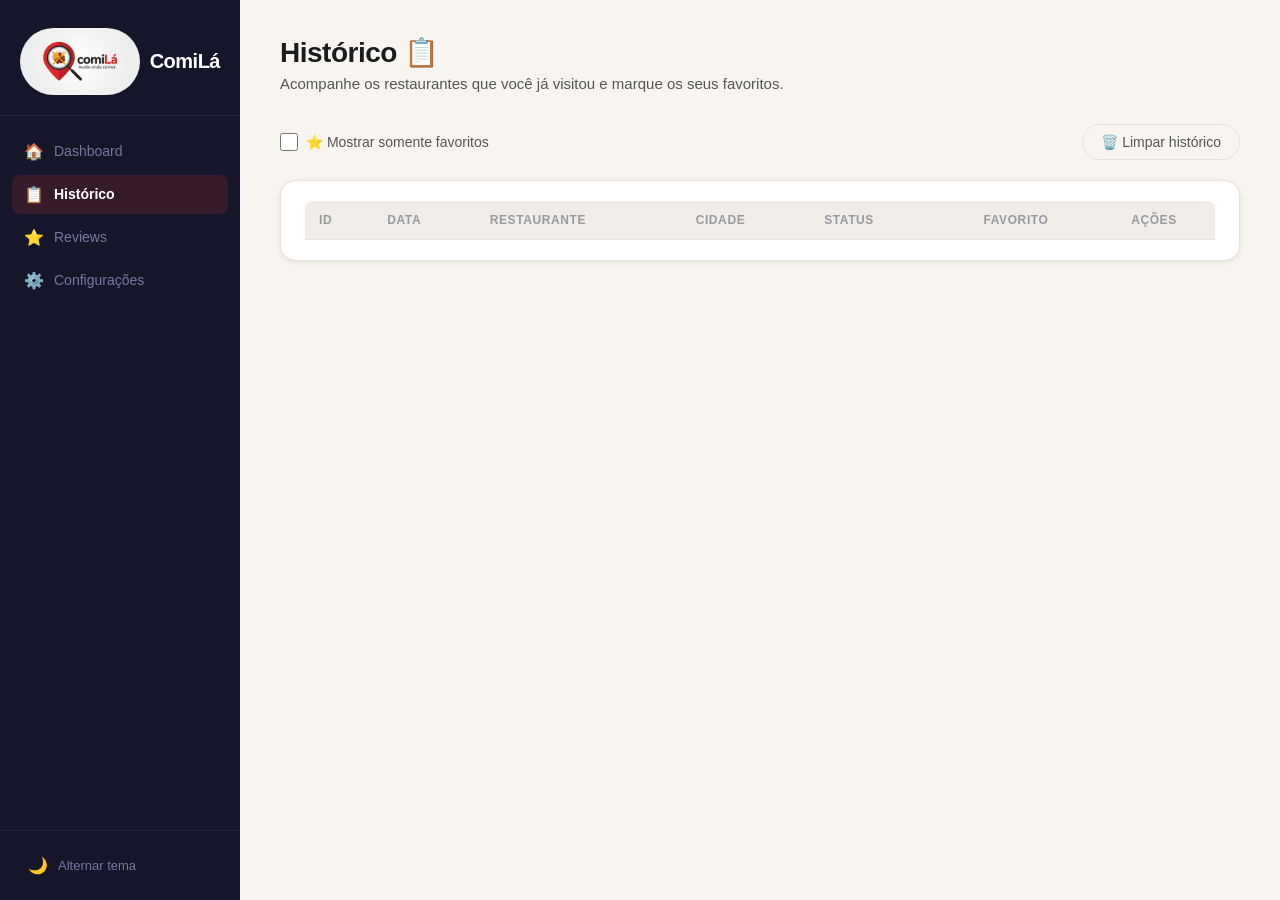
<file: historico.html>
<!DOCTYPE html>
<html lang="pt-BR" data-theme="light">

<head>
    <meta charset="UTF-8">
    <meta name="viewport" content="width=device-width, initial-scale=1.0">
    <title>ComiLá – Histórico</title>
    <link rel="stylesheet" href="CSS/style.css">
    <!-- theme.js aplicado cedo para evitar flash de tema errado -->
    <script src="JS/theme.js"></script>
</head>

<body>

    <div class="app-shell">

        <!-- ========== SIDEBAR ========== -->
        <nav class="sidebar">
            <div class="sidebar-brand">
                <span class="brand-icon"><img src="Image/Gemini_Generated_Image_rf29t2rf29t2rf29.png" alt="Logo ComiLá"
                        style="
                         width:100%;
                         height:100%;
                         object-fit:contain;
                         border-radius: 50px;">
                </span>
                <span class="brand-name">ComiLá</span>
            </div>
            <ul class="sidebar-nav">
                <li><a href="dashboard.html">
                        <span class="nav-icon">🏠</span> Dashboard
                    </a></li>
                <li><a href="historico.html" class="active">
                        <span class="nav-icon">📋</span> Histórico
                    </a></li>
                <li><a href="review.html">
                        <span class="nav-icon">⭐</span> Reviews
                    </a></li>
                <li><a href="settings.html">
                        <span class="nav-icon">⚙️</span> Configurações
                    </a></li>
            </ul>
            <div class="sidebar-footer">
                <button class="btn-theme" id="theme-toggle-sidebar">
                    <span class="theme-icon">🌙</span>
                    Alternar tema
                </button>
            </div>
        </nav>

        <!-- ========== CONTEÚDO PRINCIPAL ========== -->
        <main class="main-content">

            <div class="page-header">
                <h1>Histórico 📋</h1>
                <p>Acompanhe os restaurantes que você já visitou e marque os seus favoritos.</p>
            </div>

            <!-- Barra de ações acima da tabela -->
            <div class="historico-toolbar">
                <label class="check-favoritos">
                    <input type="checkbox" id="filtro-favoritos">
                    <span>⭐ Mostrar somente favoritos</span>
                </label>

                <button class="btn-outline btn-danger" id="btn-limpar-historico">
                    🗑️ Limpar histórico
                </button>
            </div>

            <!-- Tabela de histórico -->
            <div class="tabela-wrapper">
                <table id="tabela-historico" class="tabela-historico" style="width:100%">
                    <thead>
                        <tr>
                            <th>ID</th>
                            <th>Data</th>
                            <th>Restaurante</th>
                            <th>Cidade</th>
                            <th>Status</th>
                            <th class="col-favorito">Favorito</th>
                            <th class="col-acoes">Ações</th>
                        </tr>
                    </thead>
                    <tbody>
                        <!-- Preenchido dinamicamente por JS/historico.js -->
                    </tbody>
                </table>
            </div>

        </main>
    </div>

    <!-- Toast de notificação (injetado pelo theme.js) -->

    <!-- jQuery + DataTables (necessários para a tabela do histórico) -->
    <script src="https://cdnjs.cloudflare.com/ajax/libs/jquery/3.7.1/jquery.min.js"></script>
    <script src="https://cdn.datatables.net/1.13.8/js/jquery.dataTables.min.js"></script>

    <script src="JS/historico.js"></script>
</body>

</html>
</file>
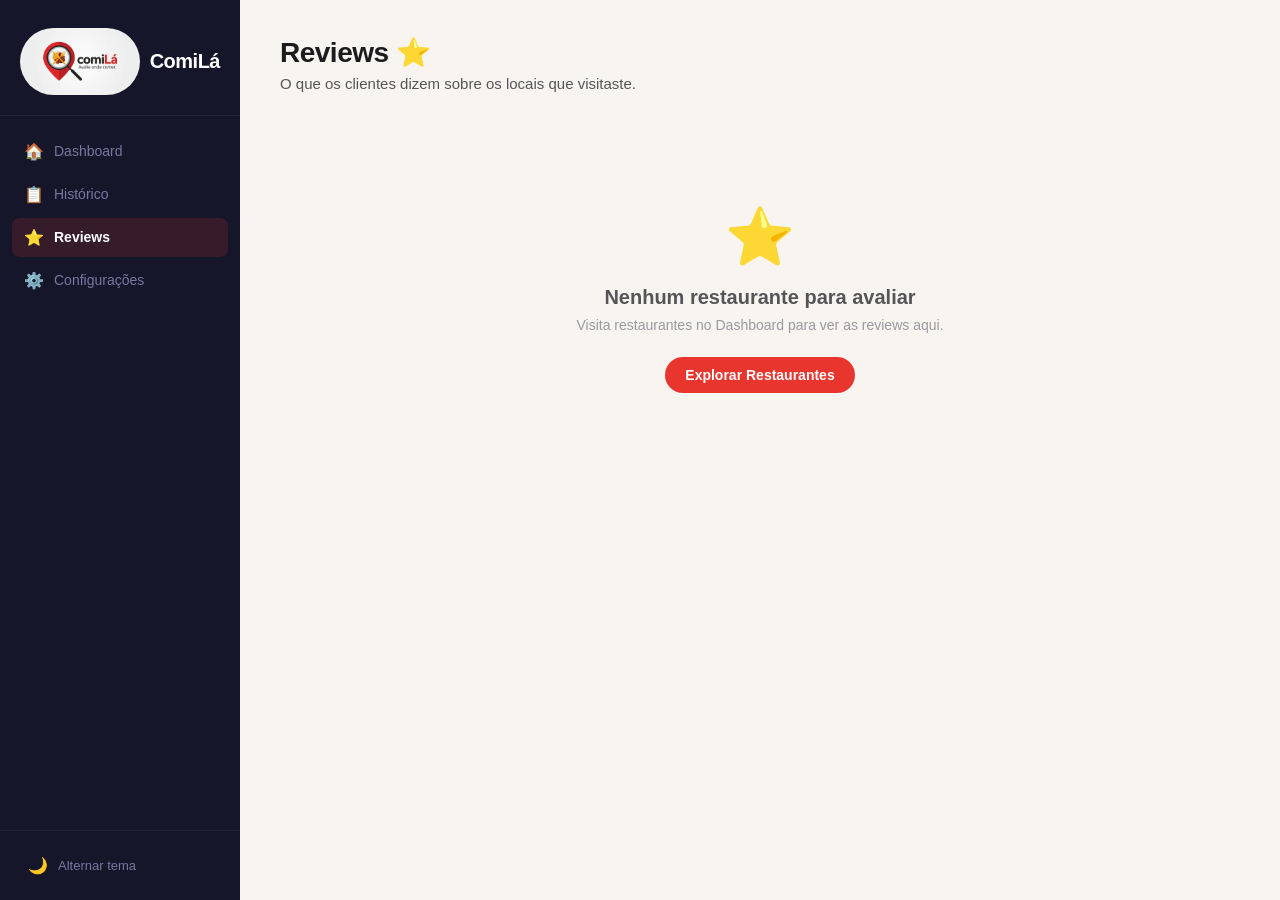
<file: review.html>
<!DOCTYPE html>
<html lang="pt-BR" data-theme="light">

<head>
    <meta charset="UTF-8">
    <meta name="viewport" content="width=device-width, initial-scale=1.0">
    <title>ComiLá – Reviews</title>
    <link rel="stylesheet" href="CSS/style.css">
    <script src="JS/theme.js"></script>
</head>

<body>

    <div class="app-shell">

        <!-- ========== SIDEBAR ========== -->
        <nav class="sidebar">
            <div class="sidebar-brand">
                <span class="brand-icon">
                    <img src="Image/Gemini_Generated_Image_rf29t2rf29t2rf29.png" alt="Logo ComiLá" style="
                         width:100%;
                         height:100%;
                         object-fit:contain;
                         border-radius: 50px">
                </span>
                <span class="brand-name">ComiLá</span>
            </div>
            <ul class="sidebar-nav">
                <li><a href="dashboard.html">
                        <span class="nav-icon">🏠</span> Dashboard
                    </a></li>
                <li><a href="historico.html">
                        <span class="nav-icon">📋</span> Histórico
                    </a></li>
                <li><a href="review.html">
                        <span class="nav-icon">⭐</span> Reviews
                    </a></li>
                <li><a href="settings.html">
                        <span class="nav-icon">⚙️</span> Configurações
                    </a></li>
            </ul>
            <div class="sidebar-footer">
                <button class="btn-theme" id="theme-toggle-sidebar">
                    <span class="theme-icon">🌙</span>
                    Alternar tema
                </button>
            </div>
        </nav>

        <!-- ========== CONTEÚDO PRINCIPAL ========== -->
        <main class="main-content">

            <div class="page-header">
                <h1>Reviews ⭐</h1>
                <p>O que os clientes dizem sobre os locais que visitaste.</p>
            </div>

            <!-- Container preenchido pelo review.js -->
            <div id="reviews-container" class="reviews-container"></div>

        </main>
    </div>

    <script src="JS/review.js"></script>
</body>

</html>
</file>
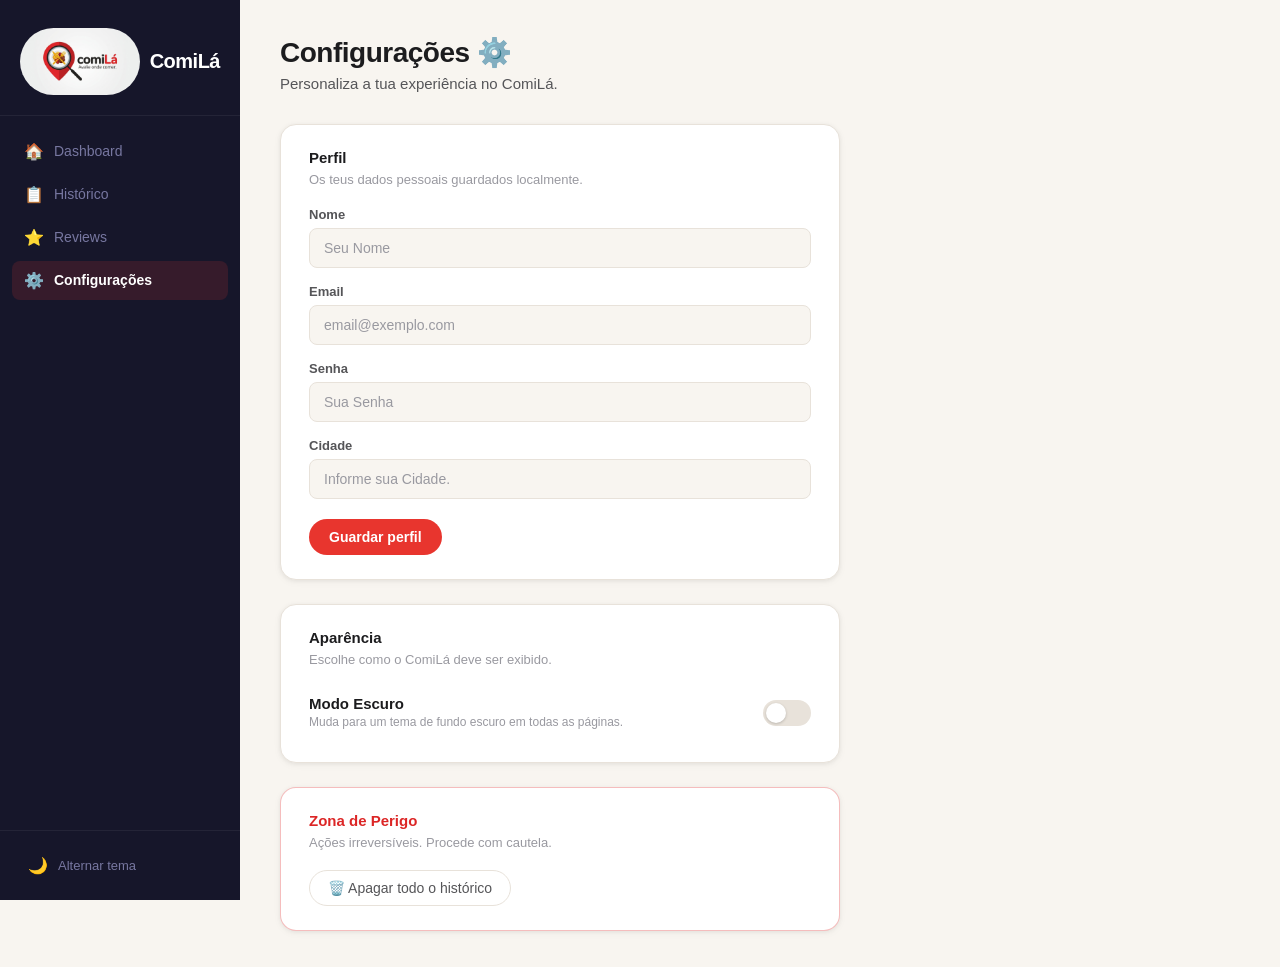
<file: settings.html>
<!DOCTYPE html>
<html lang="pt-BR" data-theme="light">

<head>
    <meta charset="UTF-8">
    <meta name="viewport" content="width=device-width, initial-scale=1.0">
    <title>ComiLá – Configurações</title>
    <link rel="stylesheet" href="CSS/style.css">
    <script src="JS/theme.js"></script>
</head>

<body>

    <div class="app-shell">

        <!-- ========== SIDEBAR ========== -->
        <nav class="sidebar">
            <div class="sidebar-brand">
                <span class="brand-icon">
                    <img src="Image/Gemini_Generated_Image_rf29t2rf29t2rf29.png" alt="Logo ComiLá" style="
                         width:100%;
                         height:100%;
                         object-fit:contain;
                         border-radius: 50px">
                </span>
                <span class="brand-name">ComiLá</span>
            </div>
            <ul class="sidebar-nav">
                <li><a href="dashboard.html">
                        <span class="nav-icon">🏠</span> Dashboard
                    </a></li>
                <li><a href="historico.html">
                        <span class="nav-icon">📋</span> Histórico
                    </a></li>
                <li><a href="review.html">
                        <span class="nav-icon">⭐</span> Reviews
                    </a></li>
                <li><a href="settings.html">
                        <span class="nav-icon">⚙️</span> Configurações
                    </a></li>
            </ul>
            <div class="sidebar-footer">
                <button class="btn-theme" id="theme-toggle-sidebar">
                    <span class="theme-icon">🌙</span>
                    Alternar tema
                </button>
            </div>
        </nav>

        <!-- ========== CONTEÚDO PRINCIPAL ========== -->
        <main class="main-content">

            <div class="page-header">
                <h1>Configurações ⚙️</h1>
                <p>Personaliza a tua experiência no ComiLá.</p>
            </div>

            <div class="settings-grid">

                <!-- ── Cartão: Perfil ── -->
                <div class="settings-card">
                    <p class="settings-card-title">Perfil</p>
                    <p class="settings-card-subtitle">Os teus dados pessoais guardados localmente.</p>

                    <div class="form-group">
                        <label for="input-nome">Nome</label>
                        <input type="text" id="input-nome" placeholder="Seu Nome">
                    </div>

                    <div class="form-group">
                        <label for="input-email">Email</label>
                        <input type="email" id="input-email" placeholder="email@exemplo.com">
                    </div>

                    <div class="form-group">
                        <label for="input-senha">Senha</label>
                        <input type="password" id="input-senha" placeholder="Sua Senha">
                    </div>

                    <div class="form-group">
                        <label for="input-cidade">Cidade</label>
                        <input type="text" id="input-cidade" placeholder="Informe sua Cidade.">
                    </div>

                    <div class="form-actions">
                        <button class="btn-primario" id="btn-salvar">Guardar perfil</button>
                    </div>
                </div>

                <!-- ── Cartão: Aparência ── -->
                <div class="settings-card">
                    <p class="settings-card-title">Aparência</p>
                    <p class="settings-card-subtitle">Escolhe como o ComiLá deve ser exibido.</p>

                    <div class="toggle-row">
                        <div class="toggle-label-group">
                            <span class="toggle-label">Modo Escuro</span>
                            <span class="toggle-sublabel">Muda para um tema de fundo escuro em todas as páginas.</span>
                        </div>
                        <!-- O toggle chama alternarTema() do theme.js -->
                        <label class="toggle-switch">
                            <input type="checkbox" id="dark-mode-toggle">
                            <span class="toggle-knob"></span>
                        </label>
                    </div>
                </div>

                <!-- ── Cartão: Zona de Perigo ── -->
                <div class="settings-card danger-zone">
                    <p class="settings-card-title">Zona de Perigo</p>
                    <p class="settings-card-subtitle">Ações irreversíveis. Procede com cautela.</p>

                    <button class="btn-outline btn-danger" id="btn-limpar-historico">
                        🗑️ Apagar todo o histórico
                    </button>
                </div>

            </div>
        </main>
    </div>

    <script src="JS/settings.js"></script>
</body>

</html>
</file>
<file: CSS/style.css>
/* ============================================================
   COMILÁ — FOLHA DE ESTILOS GLOBAL
   Usa variáveis CSS (:root) para suportar Dark Mode em todas
   as páginas sem repetição de código.
   ============================================================ */


/* ---- 1. TOKENS DE DESIGN ---------------------------------- */
:root {
    /* Fundo e superfícies */
    --clr-bg:          #f8f5f0;
    --clr-surface:     #ffffff;
    --clr-surface-alt: #f0ece7;

    /* Acento (vermelho gastronómico) */
    --clr-accent:      #e8352e;
    --clr-accent-dark: #c42b24;
    --clr-accent-soft: #fef2f1;

    /* Tipografia */
    --clr-text-1: #1c1c1e;
    --clr-text-2: #555558;
    --clr-text-3: #9999a0;

    /* Bordas */
    --clr-border: #e8e2da;

    /* Sidebar */
    --clr-sidebar:           #16162a;
    --clr-sidebar-text:      #7777a0;
    --clr-sidebar-hover:     rgba(255,255,255,0.07);
    --clr-sidebar-active-bg: rgba(232,53,46,0.15);
    --clr-sidebar-active:    #ffffff;

    /* Status (Aberto / Fechado) */
    --clr-open:       #16a34a;
    --clr-open-bg:    #dcfce7;
    --clr-closed:     #dc2626;
    --clr-closed-bg:  #fee2e2;

    /* Sombras */
    --shadow-sm:    0 1px 4px rgba(0,0,0,.06), 0 2px 8px rgba(0,0,0,.04);
    --shadow-md:    0 4px 16px rgba(0,0,0,.09), 0 1px 4px rgba(0,0,0,.04);
    --shadow-hover: 0 10px 36px rgba(0,0,0,.14), 0 3px 10px rgba(0,0,0,.07);

    /* Layout */
    --sidebar-w:   240px;
    --radius-sm:   8px;
    --radius-md:   12px;
    --radius-lg:   16px;
    --radius-pill: 100px;
    --transition:  0.2s ease;
}

/* ---- 2. DARK MODE ----------------------------------------- */
[data-theme="dark"] {
    --clr-bg:          #0d0d1c;
    --clr-surface:     #16162a;
    --clr-surface-alt: #1e1e38;

    --clr-accent:      #ff4d45;
    --clr-accent-dark: #e8352e;
    --clr-accent-soft: #200d0c;

    --clr-text-1: #eeeeff;
    --clr-text-2: #9090b8;
    --clr-text-3: #55557a;

    --clr-border: #22223a;

    --clr-sidebar:           #0a0a18;
    --clr-sidebar-text:      #55557a;
    --clr-sidebar-hover:     rgba(255,255,255,0.05);
    --clr-sidebar-active-bg: rgba(255,77,69,0.15);
    --clr-sidebar-active:    #ffffff;

    --clr-open:      #22c55e;
    --clr-open-bg:   #14532d;
    --clr-closed:    #ef4444;
    --clr-closed-bg: #7f1d1d;

    --shadow-sm:    0 1px 4px rgba(0,0,0,.35), 0 2px 8px rgba(0,0,0,.25);
    --shadow-md:    0 4px 16px rgba(0,0,0,.45), 0 1px 4px rgba(0,0,0,.25);
    --shadow-hover: 0 10px 36px rgba(0,0,0,.65), 0 3px 10px rgba(0,0,0,.4);
}


/* ---- 3. RESET & BASE -------------------------------------- */
*, *::before, *::after { box-sizing: border-box; margin: 0; padding: 0; }

body {
    font-family: -apple-system, BlinkMacSystemFont, 'Segoe UI', Roboto, sans-serif;
    background-color: var(--clr-bg);
    color: var(--clr-text-1);
    transition: background-color var(--transition), color var(--transition);
    min-height: 100vh;
}

a { text-decoration: none; color: inherit; }
img { display: block; width: 100%; }
button { cursor: pointer; border: none; background: none; font-family: inherit; }


/* ---- 4. APP SHELL (sidebar + main) ------------------------ */
.app-shell {
    display: flex;
    min-height: 100vh;
}

.main-content {
    flex: 1;
    padding: 36px 40px;
    overflow-y: auto;
}

.page-header {
    margin-bottom: 32px;
}

.page-header h1 {
    font-size: 28px;
    font-weight: 700;
    color: var(--clr-text-1);
    letter-spacing: -0.5px;
}

.page-header p {
    margin-top: 6px;
    color: var(--clr-text-2);
    font-size: 15px;
}


/* ---- 5. SIDEBAR ------------------------------------------- */
.sidebar {
    width: var(--sidebar-w);
    background-color: var(--clr-sidebar);
    display: flex;
    flex-direction: column;
    flex-shrink: 0;
    position: sticky;
    top: 0;
    height: 100vh;
    transition: background-color var(--transition);
}

/* Marca (logo) */
.sidebar-brand {
    display: flex;
    align-items: center;
    gap: 10px;
    padding: 28px 20px 20px;
    border-bottom: 1px solid rgba(255,255,255,0.06);
}

.sidebar-brand .brand-icon {
    font-size: 24px;
    line-height: 1;
}

.sidebar-brand .brand-name {
    font-size: 20px;
    font-weight: 800;
    color: #ffffff;
    letter-spacing: -0.5px;
}

/* Navegação */
.sidebar-nav {
    list-style: none;
    padding: 16px 12px;
    flex: 1;
}

.sidebar-nav li + li { margin-top: 4px; }

.sidebar-nav a {
    display: flex;
    align-items: center;
    gap: 10px;
    padding: 10px 12px;
    border-radius: var(--radius-sm);
    color: var(--clr-sidebar-text);
    font-size: 14px;
    font-weight: 500;
    transition: background var(--transition), color var(--transition);
}

.sidebar-nav a:hover {
    background-color: var(--clr-sidebar-hover);
    color: #ccccee;
}

.sidebar-nav a.active {
    background-color: var(--clr-sidebar-active-bg);
    color: var(--clr-sidebar-active);
    font-weight: 600;
}

.sidebar-nav .nav-icon { font-size: 16px; }

/* Rodapé da sidebar (botão de tema) */
.sidebar-footer {
    padding: 16px;
    border-top: 1px solid rgba(255,255,255,0.06);
}

.btn-theme {
    display: flex;
    align-items: center;
    gap: 10px;
    width: 100%;
    padding: 9px 12px;
    border-radius: var(--radius-sm);
    color: var(--clr-sidebar-text);
    font-size: 13px;
    font-weight: 500;
    transition: background var(--transition), color var(--transition);
}

.btn-theme:hover {
    background-color: var(--clr-sidebar-hover);
    color: #ccccee;
}

.btn-theme .theme-icon { font-size: 16px; }


/* ---- 6. TOAST NOTIFICATION -------------------------------- */
#toast {
    position: fixed;
    bottom: 28px;
    right: 28px;
    background: var(--clr-text-1);
    color: var(--clr-bg);
    padding: 12px 20px;
    border-radius: var(--radius-pill);
    font-size: 14px;
    font-weight: 500;
    box-shadow: var(--shadow-hover);
    z-index: 1000;
    opacity: 0;
    transform: translateY(12px);
    transition: opacity 0.3s ease, transform 0.3s ease;
    pointer-events: none;
}

#toast.visivel {
    opacity: 1;
    transform: translateY(0);
}


/* ---- 7. ESTADO VAZIO -------------------------------------- */
.estado-vazio {
    text-align: center;
    padding: 80px 20px;
    color: var(--clr-text-3);
    grid-column: 1 / -1;
}

.estado-vazio-icon { font-size: 56px; display: block; margin-bottom: 16px; }
.estado-vazio h3 { font-size: 20px; color: var(--clr-text-2); margin-bottom: 8px; }
.estado-vazio p  { font-size: 14px; margin-bottom: 24px; }


/* ---- 8. BOTÕES -------------------------------------------- */
.btn-primario {
    display: inline-flex;
    align-items: center;
    gap: 6px;
    padding: 10px 20px;
    background-color: var(--clr-accent);
    color: #fff;
    border-radius: var(--radius-pill);
    font-size: 14px;
    font-weight: 600;
    transition: background var(--transition), transform var(--transition);
}

.btn-primario:hover {
    background-color: var(--clr-accent-dark);
    transform: translateY(-1px);
}

.btn-outline {
    display: inline-flex;
    align-items: center;
    gap: 6px;
    padding: 9px 18px;
    background: transparent;
    border: 1.5px solid var(--clr-border);
    color: var(--clr-text-2);
    border-radius: var(--radius-pill);
    font-size: 14px;
    font-weight: 500;
    cursor: pointer;
    transition: all var(--transition);
}

.btn-outline:hover {
    border-color: var(--clr-accent);
    color: var(--clr-accent);
}

.btn-outline.btn-danger:hover {
    border-color: var(--clr-closed);
    color: var(--clr-closed);
}


/* ============================================================
   PÁGINA: INDEX (DASHBOARD)
   ============================================================ */

/* Área de busca */
.search-wrapper {
    margin-bottom: 36px;
}

.search-label {
    display: block;
    font-size: 13px;
    font-weight: 600;
    color: var(--clr-text-3);
    text-transform: uppercase;
    letter-spacing: 0.8px;
    margin-bottom: 10px;
}

.search-box {
    position: relative;
    max-width: 440px;
}

.search-box input {
    width: 100%;
    padding: 14px 18px 14px 44px;
    font-size: 15px;
    border: 1.5px solid var(--clr-border);
    border-radius: var(--radius-pill);
    background: var(--clr-surface);
    color: var(--clr-text-1);
    outline: none;
    transition: border-color var(--transition), box-shadow var(--transition);
}

.search-box input::placeholder { color: var(--clr-text-3); }

.search-box input:focus {
    border-color: var(--clr-accent);
    box-shadow: 0 0 0 3px rgba(232,53,46,0.12);
}

.search-icon {
    position: absolute;
    left: 16px;
    top: 50%;
    transform: translateY(-50%);
    font-size: 17px;
    pointer-events: none;
}

/* Lista de sugestões de cidades */
.results-list {
    list-style: none;
    position: absolute;
    top: calc(100% + 8px);
    left: 0;
    right: 0;
    background: var(--clr-surface);
    border: 1.5px solid var(--clr-border);
    border-radius: var(--radius-md);
    box-shadow: var(--shadow-md);
    overflow: hidden;
    display: none;
    z-index: 100;
}

.results-list li {
    display: flex;
    align-items: center;
    justify-content: space-between;
    gap: 10px;
    padding: 12px 18px;
    font-size: 14px;
    color: var(--clr-text-2);
    cursor: pointer;
    border-bottom: 1px solid var(--clr-border);
    transition: background var(--transition);
}

.results-list li:last-child { border-bottom: none; }
.results-list li:hover { background: var(--clr-accent-soft); color: var(--clr-accent); }

.results-list .resultado-nome {
    overflow: hidden;
    text-overflow: ellipsis;
    white-space: nowrap;
}

/* Selo indicando de qual API veio a sugestão (API Ninjas / OpenStreetMap) */
.results-list .resultado-origem {
    flex-shrink: 0;
    font-size: 10px;
    font-weight: 700;
    text-transform: uppercase;
    letter-spacing: 0.5px;
    padding: 3px 8px;
    border-radius: var(--radius-pill);
    background: var(--clr-surface-alt);
    color: var(--clr-text-3);
}

/* Secção de restaurantes */
.section-title {
    font-size: 13px;
    font-weight: 600;
    text-transform: uppercase;
    letter-spacing: 0.8px;
    color: var(--clr-text-3);
    margin-bottom: 16px;
}

/* Grid de cards do Dashboard */
.restaurantes-grid {
    display: grid;
    grid-template-columns: repeat(auto-fill, minmax(220px, 1fr));
    gap: 20px;
}

/* Card de restaurante (index.html) */
.card-restaurante {
    background: var(--clr-surface);
    border-radius: var(--radius-lg);
    overflow: hidden;
    box-shadow: var(--shadow-sm);
    cursor: pointer;
    transition: transform var(--transition), box-shadow var(--transition);
    border: 1px solid var(--clr-border);
}

.card-restaurante:hover {
    transform: translateY(-4px);
    box-shadow: var(--shadow-hover);
}

/* Feedback visual ao clicar */
.card-restaurante:active { transform: scale(0.98); }

.card-restaurante img {
    width: 100%;
    height: 160px;
    object-fit: cover;
}

.card-restaurante-body {
    padding: 14px 16px 16px;
}

.card-restaurante-body h3 {
    font-size: 15px;
    font-weight: 600;
    color: var(--clr-text-1);
    margin-bottom: 4px;
}

.card-restaurante-body .card-tipo {
    font-size: 13px;
    color: var(--clr-text-3);
    margin-bottom: 6px;
}

.card-restaurante-body .card-nota {
    font-size: 13px;
    color: var(--clr-text-2);
}

.card-restaurante-body .card-cidade {
    font-size: 12px;
    color: var(--clr-text-3);
    margin-top: 8px;
}

/* Dica de "clique para salvar" */
.card-restaurante::after {
    content: '＋ Adicionar ao histórico';
    display: block;
    width: 100%;
    padding: 8px;
    background: var(--clr-accent);
    color: white;
    font-size: 12px;
    font-weight: 600;
    text-align: center;
    opacity: 0;
    transform: translateY(100%);
    transition: opacity 0.2s ease, transform 0.2s ease;
}

.card-restaurante:hover::after {
    opacity: 1;
    transform: translateY(0);
}


/* ============================================================
   PÁGINA: HISTÓRICO
   ============================================================ */
.historico-grid {
    display: grid;
    grid-template-columns: repeat(auto-fill, minmax(300px, 1fr));
    gap: 20px;
}

/* Card do histórico */
.card-historico {
    background: var(--clr-surface);
    border-radius: var(--radius-lg);
    overflow: hidden;
    box-shadow: var(--shadow-sm);
    border: 1px solid var(--clr-border);
    transition: transform var(--transition), box-shadow var(--transition), opacity 0.3s ease;
}

.card-historico:hover {
    transform: translateY(-3px);
    box-shadow: var(--shadow-md);
}

.card-historico-img {
    position: relative;
}

.card-historico-img img {
    width: 100%;
    height: 170px;
    object-fit: cover;
}

/* Badge de status */
.badge-status {
    position: absolute;
    top: 12px;
    right: 12px;
    padding: 4px 10px;
    border-radius: var(--radius-pill);
    font-size: 12px;
    font-weight: 700;
}

.status-aberto  { background: var(--clr-open-bg);   color: var(--clr-open);   }
.status-fechado { background: var(--clr-closed-bg); color: var(--clr-closed); }

/* Versão do selo de status para uso dentro da tabela (sem position absolute) */
.status-pill {
    display: inline-block;
    padding: 4px 10px;
    border-radius: var(--radius-pill);
    font-size: 12px;
    font-weight: 700;
    line-height: 1.4;
}

.card-historico-body { padding: 16px 18px; }

.card-historico-header {
    display: flex;
    align-items: flex-start;
    justify-content: space-between;
    gap: 8px;
    margin-bottom: 8px;
}

.card-historico-header h3 {
    font-size: 16px;
    font-weight: 600;
    color: var(--clr-text-1);
    line-height: 1.3;
}

/* Botão de remover */
.btn-remover {
    flex-shrink: 0;
    width: 28px;
    height: 28px;
    border-radius: 50%;
    border: 1.5px solid var(--clr-border);
    display: flex;
    align-items: center;
    justify-content: center;
    font-size: 12px;
    color: var(--clr-text-3);
    cursor: pointer;
    transition: all var(--transition);
    background: transparent;
}

.btn-remover:hover {
    border-color: var(--clr-closed);
    color: var(--clr-closed);
    background: var(--clr-closed-bg);
}

.card-historico-body .card-tipo   { font-size: 13px; color: var(--clr-text-3); margin-bottom: 4px; }
.card-historico-body .card-nota   { font-size: 13px; margin-bottom: 10px; }
.card-historico-body .card-data,
.card-historico-body .card-cidade { font-size: 12px; color: var(--clr-text-3); margin-top: 4px; }


/* ============================================================
   PÁGINA: HISTÓRICO — TABELA (DataTables)
   ============================================================ */

/* Barra acima da tabela: filtro de favoritos + ação de limpar */
.historico-toolbar {
    display: flex;
    align-items: center;
    justify-content: space-between;
    flex-wrap: wrap;
    gap: 12px;
    margin-bottom: 20px;
}

.check-favoritos {
    display: inline-flex;
    align-items: center;
    gap: 8px;
    font-size: 14px;
    font-weight: 500;
    color: var(--clr-text-2);
    cursor: pointer;
    user-select: none;
}

.check-favoritos input[type="checkbox"] {
    width: 18px;
    height: 18px;
    accent-color: var(--clr-accent);
    cursor: pointer;
}

/* Cartão que envolve a tabela */
.tabela-wrapper {
    background: var(--clr-surface);
    border: 1px solid var(--clr-border);
    border-radius: var(--radius-lg);
    box-shadow: var(--shadow-sm);
    padding: 20px 24px;
    overflow-x: auto;
}

/* Controlos do DataTables (quantidade de linhas + busca) */
.dataTables_wrapper .dataTables_length,
.dataTables_wrapper .dataTables_filter {
    margin-bottom: 16px;
    font-size: 13px;
    color: var(--clr-text-2);
}

.dataTables_wrapper .dataTables_filter {
    display: flex;
    justify-content: flex-end;
}

.dataTables_wrapper .dataTables_length label,
.dataTables_wrapper .dataTables_filter label {
    display: flex;
    align-items: center;
    gap: 8px;
}

.dataTables_wrapper .dataTables_length select,
.dataTables_wrapper .dataTables_filter input {
    padding: 7px 12px;
    font-size: 13px;
    border: 1.5px solid var(--clr-border);
    border-radius: var(--radius-sm);
    background: var(--clr-bg);
    color: var(--clr-text-1);
    outline: none;
    font-family: inherit;
    transition: border-color var(--transition), box-shadow var(--transition);
}

.dataTables_wrapper .dataTables_filter input:focus,
.dataTables_wrapper .dataTables_length select:focus {
    border-color: var(--clr-accent);
    box-shadow: 0 0 0 3px rgba(232,53,46,0.1);
}

/* Tabela */
table.tabela-historico {
    width: 100%;
    border-collapse: collapse;
}

table.tabela-historico thead th {
    text-align: left;
    padding: 12px 14px;
    font-size: 12px;
    font-weight: 700;
    text-transform: uppercase;
    letter-spacing: 0.6px;
    color: var(--clr-text-3);
    background: var(--clr-surface-alt);
    border-bottom: 1.5px solid var(--clr-border);
    white-space: nowrap;
    cursor: pointer;
    position: relative;
}

table.tabela-historico thead th:first-child { border-radius: var(--radius-sm) 0 0 0; }
table.tabela-historico thead th:last-child  { border-radius: 0 var(--radius-sm) 0 0; }

/* Ícones de ordenação */
table.tabela-historico thead th.sorting::after,
table.tabela-historico thead th.sorting_asc::after,
table.tabela-historico thead th.sorting_desc::after {
    content: '⇕';
    margin-left: 6px;
    font-size: 11px;
    color: var(--clr-text-3);
}

table.tabela-historico thead th.sorting_asc::after  { content: '↑'; color: var(--clr-accent); }
table.tabela-historico thead th.sorting_desc::after { content: '↓'; color: var(--clr-accent); }

table.tabela-historico tbody td {
    padding: 12px 14px;
    font-size: 14px;
    color: var(--clr-text-1);
    border-bottom: 1px solid var(--clr-border);
    white-space: nowrap;
}

table.tabela-historico tbody tr:last-child td { border-bottom: none; }

table.tabela-historico tbody tr:hover td {
    background: var(--clr-surface-alt);
}

table.tabela-historico td.col-favorito,
table.tabela-historico td.col-acoes,
table.tabela-historico th.col-favorito,
table.tabela-historico th.col-acoes {
    text-align: center;
}

/* Linha sem resultados (mensagem padrão do DataTables) */
table.tabela-historico tbody td.dataTables_empty {
    text-align: center;
    padding: 40px 0;
    color: var(--clr-text-3);
    font-size: 14px;
}

/* Botão de favoritar (estrela) */
.btn-favorito {
    font-size: 18px;
    line-height: 1;
    color: var(--clr-text-3);
    transition: color var(--transition), transform var(--transition);
}

.btn-favorito:hover {
    color: #f5b400;
    transform: scale(1.15);
}

.btn-favorito.ativo {
    color: #f5b400;
}

/* Botão de remover linha do histórico */
.btn-remover-linha {
    width: 28px;
    height: 28px;
    border-radius: 50%;
    border: 1.5px solid var(--clr-border);
    display: inline-flex;
    align-items: center;
    justify-content: center;
    font-size: 12px;
    color: var(--clr-text-3);
    transition: all var(--transition);
    background: transparent;
}

.btn-remover-linha:hover {
    border-color: var(--clr-closed);
    color: var(--clr-closed);
    background: var(--clr-closed-bg);
}

/* Rodapé: informação + paginação */
.dataTables_wrapper .dataTables_info {
    margin-top: 16px;
    font-size: 13px;
    color: var(--clr-text-3);
}

.dataTables_wrapper .dataTables_paginate {
    margin-top: 16px;
    display: flex;
    justify-content: flex-end;
    gap: 6px;
    flex-wrap: wrap;
}

.dataTables_wrapper .dataTables_paginate .paginate_button {
    padding: 6px 12px;
    font-size: 13px;
    font-weight: 500;
    border-radius: var(--radius-sm);
    color: var(--clr-text-2);
    border: 1.5px solid var(--clr-border);
    transition: all var(--transition);
}

.dataTables_wrapper .dataTables_paginate .paginate_button:hover {
    border-color: var(--clr-accent);
    color: var(--clr-accent);
}

.dataTables_wrapper .dataTables_paginate .paginate_button.current {
    background: var(--clr-accent);
    border-color: var(--clr-accent);
    color: #fff;
}

.dataTables_wrapper .dataTables_paginate .paginate_button.disabled {
    opacity: 0.4;
    cursor: default;
}

.dataTables_wrapper .dataTables_paginate .paginate_button.disabled:hover {
    border-color: var(--clr-border);
    color: var(--clr-text-2);
}

/* Dois blocos lado a lado (quantidade de linhas / busca) */
.dataTables_wrapper::after {
    content: '';
    display: table;
    clear: both;
}

.dataTables_wrapper .dataTables_length { float: left; }
.dataTables_wrapper .dataTables_filter { float: right; }
.dataTables_wrapper .dataTables_info   { float: left;  }
.dataTables_wrapper .dataTables_paginate { float: right; }


/* ============================================================
   PÁGINA: REVIEWS
   ============================================================ */
.reviews-container {
    display: flex;
    flex-direction: column;
    gap: 24px;
}

/* Card de review (layout horizontal) */
.card-review {
    background: var(--clr-surface);
    border-radius: var(--radius-lg);
    border: 1px solid var(--clr-border);
    box-shadow: var(--shadow-sm);
    display: grid;
    grid-template-columns: 220px 1fr;
    overflow: hidden;
    transition: box-shadow var(--transition);
}

.card-review:hover { box-shadow: var(--shadow-md); }

.card-review-img img {
    width: 220px;
    height: 100%;
    object-fit: cover;
    min-height: 180px;
}

.card-review-body {
    padding: 20px 24px;
    display: flex;
    flex-direction: column;
    gap: 16px;
}

.card-review-info h3 {
    font-size: 18px;
    font-weight: 700;
    color: var(--clr-text-1);
    margin-bottom: 4px;
}

.card-review-info .card-tipo { font-size: 13px; color: var(--clr-text-3); }
.card-review-info .card-nota-global { font-size: 20px; margin-top: 6px; }

/* Lista de avaliações */
.reviews-titulo {
    font-size: 12px;
    font-weight: 700;
    text-transform: uppercase;
    letter-spacing: 0.8px;
    color: var(--clr-text-3);
    margin-bottom: 12px;
}

.review-item {
    padding: 12px 14px;
    background: var(--clr-surface-alt);
    border-radius: var(--radius-md);
    margin-bottom: 10px;
}

.review-item:last-child { margin-bottom: 0; }

.review-header {
    display: flex;
    align-items: center;
    gap: 10px;
    margin-bottom: 8px;
}

.review-avatar { font-size: 24px; }
.review-autor  { font-size: 14px; font-weight: 600; display: block; color: var(--clr-text-1); }
.review-estrelas { font-size: 12px; display: block; margin-top: 1px; }

.review-texto {
    font-size: 13px;
    color: var(--clr-text-2);
    line-height: 1.6;
    font-style: italic;
}


/* ============================================================
   PÁGINA: CONFIGURAÇÕES
   ============================================================ */
.settings-grid {
    display: flex;
    flex-direction: column;
    gap: 24px;
    max-width: 560px;
}

.settings-card {
    background: var(--clr-surface);
    border-radius: var(--radius-lg);
    border: 1px solid var(--clr-border);
    padding: 24px 28px;
    box-shadow: var(--shadow-sm);
}

.settings-card-title {
    font-size: 15px;
    font-weight: 700;
    color: var(--clr-text-1);
    margin-bottom: 6px;
}

.settings-card-subtitle {
    font-size: 13px;
    color: var(--clr-text-3);
    margin-bottom: 20px;
}

/* Campos de formulário */
.form-group {
    margin-bottom: 16px;
}

.form-group label {
    display: block;
    font-size: 13px;
    font-weight: 600;
    color: var(--clr-text-2);
    margin-bottom: 6px;
}

.form-group input {
    width: 100%;
    padding: 11px 14px;
    font-size: 14px;
    border: 1.5px solid var(--clr-border);
    border-radius: var(--radius-sm);
    background: var(--clr-bg);
    color: var(--clr-text-1);
    outline: none;
    transition: border-color var(--transition), box-shadow var(--transition);
    font-family: inherit;
}

.form-group input::placeholder { color: var(--clr-text-3); }

.form-group input:focus {
    border-color: var(--clr-accent);
    box-shadow: 0 0 0 3px rgba(232,53,46,0.1);
}

.form-actions { margin-top: 20px; }

/* Toggle de Dark Mode */
.toggle-row {
    display: flex;
    align-items: center;
    justify-content: space-between;
    padding: 8px 0;
}

.toggle-label {
    font-size: 15px;
    font-weight: 600;
    color: var(--clr-text-1);
    display: block;
}
.toggle-sublabel {
    font-size: 12px;
    color: var(--clr-text-3);
    margin-top: 2px;
}

/* Interruptor (toggle switch) */
.toggle-switch {
    position: relative;
    display: inline-block;
    width: 48px;
    height: 26px;
    flex-shrink: 0;
}

.toggle-switch input { opacity: 0; width: 0; height: 0; }

.toggle-knob {
    position: absolute;
    inset: 0;
    background: var(--clr-border);
    border-radius: var(--radius-pill);
    cursor: pointer;
    transition: background 0.3s;
}

.toggle-knob::before {
    content: '';
    position: absolute;
    width: 20px;
    height: 20px;
    top: 3px;
    left: 3px;
    background: white;
    border-radius: 50%;
    transition: transform 0.3s;
    box-shadow: 0 1px 3px rgba(0,0,0,0.2);
}

.toggle-switch input:checked + .toggle-knob {
    background: var(--clr-accent);
}

.toggle-switch input:checked + .toggle-knob::before {
    transform: translateX(22px);
}

/* Zona de perigo */
.danger-zone {
    border-color: rgba(220, 38, 38, 0.3);
}

.danger-zone .settings-card-title { color: var(--clr-closed); }


/* ============================================================
   RESPONSIVIDADE
   ============================================================ */
@media (max-width: 768px) {
    .sidebar { display: none; } /* Simplificado para mobile */
    .main-content { padding: 24px 20px; }

    .restaurantes-grid  { grid-template-columns: repeat(auto-fill, minmax(160px, 1fr)); gap: 14px; }
    .historico-grid     { grid-template-columns: 1fr; }
    .card-review        { grid-template-columns: 1fr; }
    .card-review-img img { width: 100%; height: 180px; }

    .historico-toolbar { flex-direction: column; align-items: flex-start; }
    .dataTables_wrapper .dataTables_length,
    .dataTables_wrapper .dataTables_filter,
    .dataTables_wrapper .dataTables_info,
    .dataTables_wrapper .dataTables_paginate {
        float: none;
        width: 100%;
    }
    .dataTables_wrapper .dataTables_filter { justify-content: flex-start; }
}
</file>
